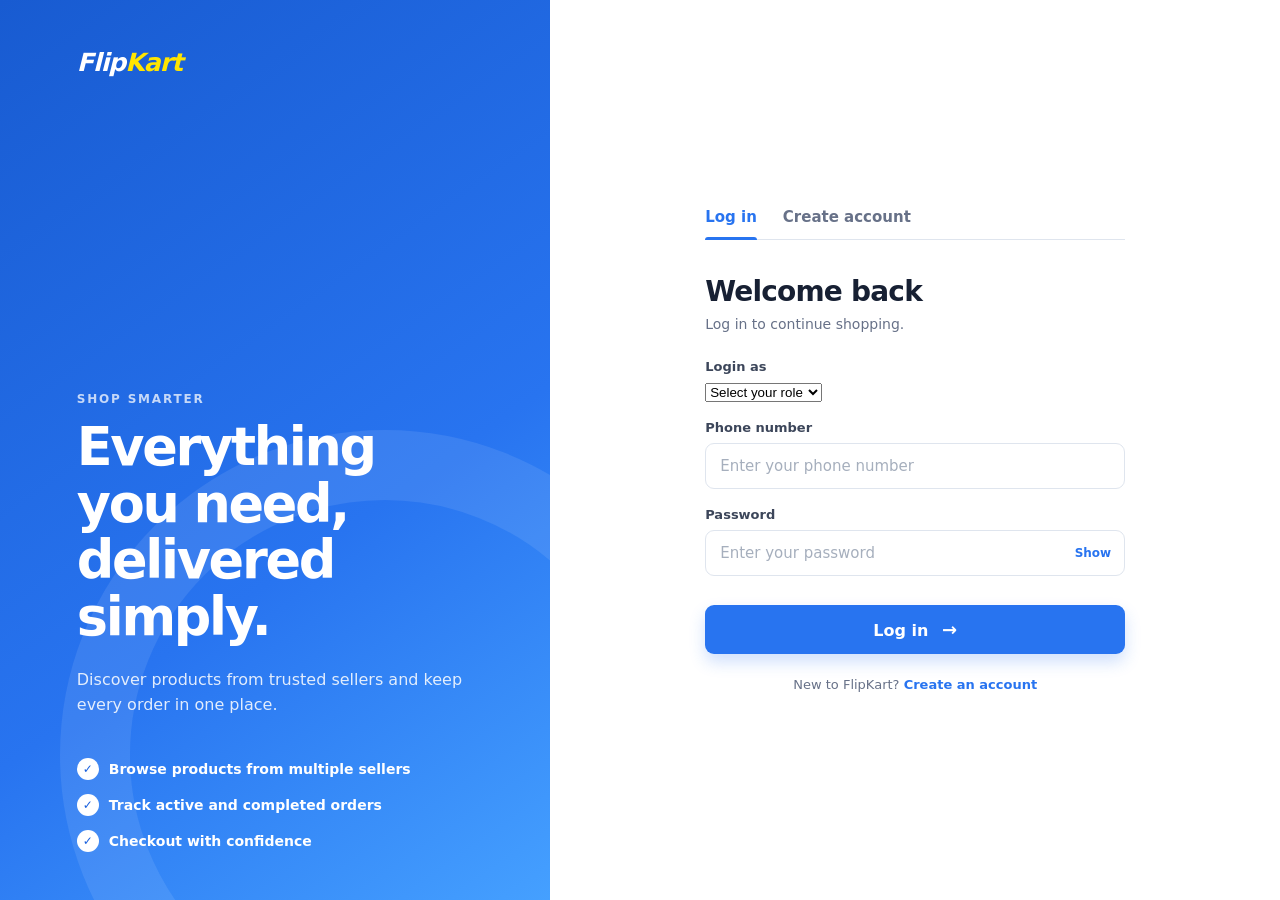
<file: src/main/webapp/index.html>
<!doctype html>
<html lang="en">
<head>
    <meta charset="UTF-8">
    <meta name="viewport" content="width=device-width, initial-scale=1.0">
    <meta name="theme-color" content="#2874f0">
    <title>FlipKart | Welcome</title>
    <link rel="stylesheet" href="assets/css/auth.css">
</head>
<body>
<main class="auth-page">
    <section class="brand-panel" aria-label="FlipKart introduction">
        <a class="brand" href="./" aria-label="FlipKart home">Flip<span>Kart</span></a>
        <div class="brand-copy">
            <p class="eyebrow">SHOP SMARTER</p>
            <h1>Everything you need,<br>delivered simply.</h1>
            <p>Discover products from trusted sellers and keep every order in one place.</p>
        </div>
        <div class="benefits" aria-label="Shopping benefits">
            <div><span>✓</span> Browse products from multiple sellers</div>
            <div><span>✓</span> Track active and completed orders</div>
            <div><span>✓</span> Checkout with confidence</div>
        </div>
    </section>
    <section class="form-panel">
        <div class="form-shell">
            <div class="mobile-brand">Flip<span>Kart</span></div>
            <div class="tabs" role="tablist" aria-label="Authentication options">
                <button class="tab is-active" id="login-tab" type="button" role="tab" aria-selected="true" aria-controls="login-form">Log in</button>
                <button class="tab" id="register-tab" type="button" role="tab" aria-selected="false" aria-controls="register-form">Create account</button>
            </div>
            <div id="notice" class="notice" role="alert" aria-live="polite" hidden></div>
            <form id="login-form" class="auth-form" novalidate>
                <div class="heading"><h2>Welcome back</h2><p>Log in to continue shopping.</p></div>
                <label for="login-role">Login as</label>
                <select id="login-role" name="role" required>
                    <option value="">Select your role</option>
                    <option value="CUSTOMER">Customer</option>
                    <option value="VENDOR">Vendor</option>
                    <option value="DELIVERYPARTNER">Delivery partner</option>
                </select>
                <label for="login-phone">Phone number</label>
                <input id="login-phone" name="phNo" type="tel" inputmode="numeric" autocomplete="tel" placeholder="Enter your phone number" required>
                <label for="login-password">Password</label>
                <div class="password-field">
                    <input id="login-password" name="password" type="password" autocomplete="current-password" placeholder="Enter your password" required>
                    <button class="show-password" type="button" data-toggle-field="login" aria-label="Show password">Show</button>
                </div>
                <button class="submit-button" type="submit">Log in <span aria-hidden="true">→</span></button>
                <p class="switch-copy">New to FlipKart? <button class="text-button" type="button" data-show-form="register">Create an account</button></p>
            </form>
            <form id="register-form" class="auth-form" novalidate hidden>
                <div class="heading"><h2>Create your account</h2><p>Join FlipKart and start shopping today.</p></div>
                <label for="register-name">Full name</label>
                <input id="register-name" name="name" type="text" autocomplete="name" placeholder="Enter your full name" required>
                <label for="register-address">Delivery address</label>
                <textarea id="register-address" name="address" autocomplete="street-address" placeholder="Enter your delivery address" required></textarea>
                <label for="register-phone">Phone number</label>
                <input id="register-phone" name="phNo" type="tel" inputmode="numeric" autocomplete="tel" placeholder="Enter your phone number" required>
                <label for="register-password">Password</label>
                <div class="password-field">
                    <input id="register-password" name="password" type="password" autocomplete="new-password" minlength="6" placeholder="Create a password (at least 6 characters)" required>
                    <button class="show-password" type="button" data-toggle-field="register" aria-label="Show password">Show</button>
                </div>
                <button class="submit-button" type="submit">Create account <span aria-hidden="true">→</span></button>
                <p class="switch-copy">Already have an account? <button class="text-button" type="button" data-show-form="login">Log in</button></p>
            </form>
        </div>
    </section>
</main>
<script src="assets/js/auth.js?v=20260922-2"></script>
</body>
</html>
</file>
<file: src/main/webapp/assets/css/auth.css>
:root { --blue: #2874f0; --ink: #172033; --muted: #677188; --line: #dfe5ee; --surface: #fff; }
* { box-sizing: border-box; }
body { margin: 0; min-width: 320px; color: var(--ink); font-family: Inter, ui-sans-serif, system-ui, -apple-system, BlinkMacSystemFont, "Segoe UI", sans-serif; background: #f7f9fc; }
button, input, textarea { font: inherit; }
button { cursor: pointer; }
.auth-page { display: grid; min-height: 100vh; grid-template-columns: minmax(360px, 43%) 1fr; }
.brand-panel { position: relative; overflow: hidden; display: flex; flex-direction: column; padding: 48px clamp(34px, 6vw, 92px); color: #fff; background: linear-gradient(145deg, #185bd1, #2874f0 60%, #45a0ff); }
.brand-panel::after { position: absolute; right: -160px; bottom: -180px; width: 510px; height: 510px; border: 70px solid rgba(255,255,255,.09); border-radius: 50%; content: ""; }
.brand { z-index: 1; color: #fff; font-size: 25px; font-style: italic; font-weight: 800; letter-spacing: -.9px; text-decoration: none; }
.brand span, .mobile-brand span { color: #ffe500; }
.brand-copy { z-index: 1; margin: auto 0 40px; max-width: 520px; }
.eyebrow { margin: 0 0 13px; font-size: 12px; font-weight: 800; letter-spacing: 1.8px; opacity: .74; }
.brand-copy h1 { margin: 0; font-size: clamp(34px, 4.1vw, 55px); line-height: 1.08; letter-spacing: -2.3px; }
.brand-copy p:last-child { max-width: 390px; margin: 21px 0 0; font-size: 16px; line-height: 1.6; opacity: .86; }
.benefits { z-index: 1; display: grid; gap: 14px; font-size: 14px; font-weight: 550; }
.benefits div { display: flex; align-items: center; gap: 10px; }.benefits span { display: grid; width: 22px; height: 22px; place-items: center; border-radius: 50%; color: #1960dd; background: #fff; font-size: 12px; font-weight: 900; }
.form-panel { display: grid; place-items: center; padding: 40px 24px; background: var(--surface); }
.form-shell { width: min(100%, 420px); }.mobile-brand { display: none; color: var(--blue); font-size: 26px; font-style: italic; font-weight: 800; letter-spacing: -.9px; text-align: center; }
.tabs { display: flex; margin-bottom: 35px; border-bottom: 1px solid var(--line); gap: 26px; }.tab { position: relative; padding: 0 0 13px; border: 0; color: var(--muted); background: transparent; font-size: 15px; font-weight: 700; }.tab::after { position: absolute; right: 0; bottom: -1px; left: 0; height: 3px; border-radius: 10px 10px 0 0; background: transparent; content: ""; }.tab.is-active { color: var(--blue); }.tab.is-active::after { background: var(--blue); }
.heading { margin-bottom: 27px; }.heading h2 { margin: 0; font-size: 28px; letter-spacing: -.8px; }.heading p { margin: 8px 0 0; color: var(--muted); font-size: 14px; }
label { display: block; margin: 18px 0 8px; color: #3c465a; font-size: 13px; font-weight: 700; }
input, textarea { width: 100%; border: 1px solid var(--line); border-radius: 9px; outline: 0; padding: 13px 14px; color: var(--ink); background: #fff; font-size: 15px; transition: border .15s, box-shadow .15s; }textarea { min-height: 76px; resize: vertical; }input::placeholder, textarea::placeholder { color: #a6afbd; }input:focus, textarea:focus { border-color: var(--blue); box-shadow: 0 0 0 3px rgba(40,116,240,.13); }
.password-field { position: relative; }.password-field input { padding-right: 61px; }.show-password { position: absolute; top: 50%; right: 8px; transform: translateY(-50%); border: 0; color: var(--blue); background: transparent; font-size: 12px; font-weight: 800; }
.submit-button { width: 100%; margin-top: 29px; border: 0; border-radius: 9px; padding: 14px 18px; color: #fff; background: var(--blue); box-shadow: 0 8px 16px rgba(40,116,240,.22); font-weight: 750; transition: transform .15s, background .15s; }.submit-button:hover { background: #1764de; transform: translateY(-1px); }.submit-button:disabled { cursor: wait; opacity: .7; transform: none; }.submit-button span { margin-left: 8px; font-size: 18px; }
.switch-copy { margin: 23px 0 0; color: var(--muted); font-size: 13px; text-align: center; }.text-button { border: 0; padding: 0; color: var(--blue); background: transparent; font-size: inherit; font-weight: 800; }.notice { margin: 0 0 21px; border: 1px solid; border-radius: 8px; padding: 11px 13px; font-size: 13px; line-height: 1.4; }.notice.error { border-color: #f4c6c3; color: #a42620; background: #fff4f3; }.notice.success { border-color: #bbdfc4; color: #176b31; background: #f1fbf3; }
@media (max-width: 760px) { .auth-page { display: block; }.brand-panel { display: none; }.form-panel { min-height: 100vh; padding: 32px 22px; }.mobile-brand { display: block; margin-bottom: 42px; }.tabs { margin-bottom: 30px; } }
</file>
<file: src/main/webapp/assets/css/customer.css>
:root{--blue:#2874f0;--ink:#172033;--muted:#69758a;--line:#e3e8f0;--soft:#f7f9fc;--green:#147a42}*{box-sizing:border-box}body{margin:0;min-width:320px;color:var(--ink);background:var(--soft);font-family:Inter,ui-sans-serif,system-ui,-apple-system,BlinkMacSystemFont,"Segoe UI",sans-serif}button{font:inherit;cursor:pointer}.topbar{position:sticky;z-index:5;top:0;display:flex;align-items:center;gap:36px;min-height:67px;padding:0 clamp(18px,5vw,76px);border-bottom:1px solid var(--line);background:#fff}.brand{color:var(--blue);font-size:24px;font-style:italic;font-weight:850;letter-spacing:-1px;text-decoration:none}.brand span{color:#f2bb00}.topbar nav{display:flex;align-self:stretch;gap:24px}.nav-link{position:relative;border:0;padding:0;color:var(--muted);background:transparent;font-size:14px;font-weight:700}.nav-link.active{color:var(--blue)}.nav-link.active:after{position:absolute;right:0;bottom:0;left:0;height:3px;border-radius:4px 4px 0 0;background:var(--blue);content:""}.count{display:inline-grid;min-width:18px;height:18px;place-items:center;border-radius:9px;color:#fff;background:var(--blue);font-size:10px}.logout{margin-left:auto;border:1px solid var(--line);border-radius:7px;padding:8px 13px;color:#4b5870;background:#fff;font-size:13px;font-weight:700}.page{width:min(1180px,100%);margin:auto;padding:50px 28px 76px}.page-heading,.section-heading{display:flex;align-items:end;justify-content:space-between;gap:24px;margin-bottom:29px}.eyebrow{margin:0 0 7px;color:var(--blue);font-size:11px;font-weight:850;letter-spacing:1.4px}.page-heading h1,.section-heading h2{margin:0;letter-spacing:-1.2px}.page-heading h1{font-size:32px}.section-heading h2{font-size:23px}.page-heading p:last-child{margin:9px 0 0;color:var(--muted);font-size:14px}.category-grid{display:grid;grid-template-columns:repeat(auto-fill,minmax(205px,1fr));gap:16px}.category-card,.listing-card,.cart-card,.order-card,.empty-state{border:1px solid var(--line);border-radius:13px;background:#fff}.category-card{min-height:154px;padding:22px;text-align:left;transition:transform .16s,box-shadow .16s}.category-card:hover{border-color:#b9cffb;box-shadow:0 10px 26px rgba(40,116,240,.1);transform:translateY(-2px)}.category-icon{display:grid;width:38px;height:38px;place-items:center;border-radius:10px;color:var(--blue);background:#eaf2ff;font-weight:900}.category-card h3{margin:22px 0 6px;font-size:17px}.category-card p{display:-webkit-box;overflow:hidden;margin:0;color:var(--muted);font-size:13px;line-height:1.4;-webkit-line-clamp:2;-webkit-box-orient:vertical}.listings-section{margin-top:52px}.listing-grid{display:grid;grid-template-columns:repeat(auto-fill,minmax(245px,1fr));gap:16px}.listing-card{padding:21px}.listing-card h3{margin:0 0 6px;font-size:17px}.vendor{margin:0;color:var(--muted);font-size:13px}.price{margin:21px 0 4px;font-size:22px;font-weight:800;letter-spacing:-.6px}.stock{margin:0 0 17px;color:var(--green);font-size:12px;font-weight:700}.primary-button{border:0;border-radius:8px;padding:11px 16px;color:#fff;background:var(--blue);box-shadow:0 6px 13px rgba(40,116,240,.18);font-size:13px;font-weight:800}.primary-button:disabled{opacity:.55;cursor:wait}.primary-button.full{width:100%}.quiet-button{border:0;padding:7px 0;color:var(--blue);background:transparent;font-size:13px;font-weight:800}.stack,.orders{display:grid;gap:13px}.cart-card{display:flex;align-items:center;justify-content:space-between;gap:18px;padding:18px 20px}.cart-select{width:18px;height:18px;accent-color:var(--blue)}.quantity-controls{display:flex;align-items:center;gap:10px}.quantity-button{width:28px;height:28px;border:1px solid var(--line);border-radius:6px;color:var(--blue);background:#fff;font-size:18px;line-height:1}.quantity-button:disabled{opacity:.45;cursor:not-allowed}.quantity-value{min-width:18px;text-align:center;font-weight:800}.delete-cart-button{border:0;border-radius:6px;padding:7px 10px;color:#a92722;background:#fff1f0;font-size:12px;font-weight:800}.delete-cart-button:disabled{opacity:.55;cursor:wait}.cart-card h3{margin:0;font-size:16px}.cart-card p{margin:5px 0 0;color:var(--muted);font-size:13px}.item-id{color:#9aa5b5;font-size:12px}.order-card{padding:20px}.order-top{display:flex;justify-content:space-between;gap:16px;margin-bottom:14px}.order-card h3{margin:0;font-size:16px}.order-date{color:var(--muted);font-size:12px}.order-items{display:grid;gap:9px}.order-item{display:flex;justify-content:space-between;gap:16px;padding-top:9px;border-top:1px solid #eff2f6;font-size:13px}.order-item span{color:var(--muted)}.status{font-size:11px;font-weight:800;color:var(--blue)}.empty-state{padding:34px;color:var(--muted);font-size:14px;text-align:center}.subtle{color:var(--muted);font-size:13px}.toast{position:fixed;z-index:10;right:22px;bottom:22px;max-width:min(400px,calc(100% - 44px));border-radius:9px;padding:13px 16px;color:#fff;background:#172033;box-shadow:0 12px 28px rgba(15,23,42,.25);font-size:13px}.toast.error{background:#a92722}.toast.success{background:#13763f}@media(max-width:720px){.topbar{gap:17px;min-height:60px;padding:0 16px}.topbar nav{position:absolute;top:60px;right:0;left:0;justify-content:space-around;height:48px;padding:0 8px;border-bottom:1px solid var(--line);background:#fff}.nav-link{font-size:12px}.logout{padding:7px 9px;font-size:12px}.page{padding:75px 17px 50px}.page-heading{align-items:start;flex-direction:column}.page-heading h1{font-size:28px}.category-grid{grid-template-columns:repeat(2,minmax(0,1fr));gap:10px}.category-card{min-height:135px;padding:16px}.category-card h3{margin-top:15px}.listing-grid{grid-template-columns:1fr}.cart-card{align-items:flex-start;flex-direction:column}.section-heading{align-items:start}.brand{font-size:21px}}
:root{--blue:#2874f0;--ink:#172033;--muted:#69758a;--line:#e3e8f0;--soft:#f7f9fc;--green:#147a42}
.variant-details{display:grid;gap:4px;margin-top:13px;color:var(--muted);font-size:12px}.variant-details strong{color:var(--ink)}.cart-card .variant-details{margin-top:7px}
</file>
<file: src/main/webapp/assets/css/delivery.css>
:root{--blue:#2874f0;--ink:#172033;--muted:#69758a;--line:#e3e8f0;--soft:#f7f9fc;--green:#13763f;--red:#a92722}*{box-sizing:border-box}body{margin:0;min-width:320px;color:var(--ink);background:var(--soft);font-family:Inter,ui-sans-serif,system-ui,-apple-system,BlinkMacSystemFont,"Segoe UI",sans-serif}button,input,select{font:inherit}button{cursor:pointer}.topbar{position:sticky;z-index:5;top:0;display:flex;align-items:center;gap:28px;min-height:67px;padding:0 clamp(18px,5vw,76px);border-bottom:1px solid var(--line);background:#fff}.brand{color:var(--blue);font-size:24px;font-style:italic;font-weight:850;letter-spacing:-1px;text-decoration:none}.brand span{color:#f2bb00}.role-label{color:var(--muted);font-size:14px;font-weight:700}.logout{margin-left:auto;border:1px solid var(--line);border-radius:7px;padding:8px 13px;color:#4b5870;background:#fff;font-size:13px;font-weight:700}.page{width:min(1000px,100%);margin:auto;padding:50px 28px 76px}.page-heading{display:flex;align-items:end;justify-content:space-between;gap:24px;margin-bottom:29px}.eyebrow{margin:0 0 7px;color:var(--blue);font-size:11px;font-weight:850;letter-spacing:1.4px}.page-heading h1{margin:0;font-size:32px;letter-spacing:-1.2px}.page-heading p:last-child{margin:9px 0 0;color:var(--muted);font-size:14px}.secondary-button,.primary-button{border:0;border-radius:8px;padding:11px 15px;font-size:13px;font-weight:800}.secondary-button{border:1px solid var(--line);color:var(--ink);background:#fff}.primary-button{color:#fff;background:var(--blue);box-shadow:0 6px 13px rgba(40,116,240,.18)}.primary-button:disabled{opacity:.55;cursor:wait}.delivery-grid{display:grid;gap:15px}.delivery-card,.empty-state{border:1px solid var(--line);border-radius:13px;background:#fff}.delivery-card{padding:22px}.card-heading{display:flex;align-items:start;justify-content:space-between;gap:20px}.card-heading h2{margin:0;font-size:19px}.muted{margin:6px 0 0;color:var(--muted);font-size:13px}.status-badge{border-radius:999px;padding:7px 10px;font-size:11px;font-weight:850;white-space:nowrap}.status-assigned,.status-picked_up{color:#805b00;background:#fff7d6}.status-out_for_delivery{color:var(--blue);background:#eaf2ff}.status-delivered{color:var(--green);background:#e5f7ec}.status-failed{color:var(--red);background:#fff1f0}.products{display:flex;flex-wrap:wrap;gap:8px;margin:21px 0}.products span{border:1px solid var(--line);border-radius:6px;padding:7px 9px;color:var(--muted);font-size:13px}.update-row{display:flex;align-items:end;gap:13px;border-top:1px solid #eff2f6;padding-top:17px}.update-row label{display:grid;gap:7px;color:var(--muted);font-size:12px;font-weight:700}.status-select{min-width:190px;border:1px solid var(--line);border-radius:7px;padding:10px;color:var(--ink);background:#fff}.status-select:disabled{background:var(--soft)}.empty-state{padding:36px;color:var(--muted);font-size:14px;text-align:center}.toast{position:fixed;z-index:10;right:22px;bottom:22px;max-width:min(400px,calc(100% - 44px));border-radius:9px;padding:13px 16px;color:#fff;background:#172033;box-shadow:0 12px 28px rgba(15,23,42,.25);font-size:13px}.toast.error{background:var(--red)}.toast.success{background:var(--green)}@media(max-width:650px){.topbar{gap:14px;min-height:60px;padding:0 16px}.role-label{font-size:12px}.page{padding:75px 17px 50px}.page-heading{align-items:start;flex-direction:column}.page-heading h1{font-size:28px}.card-heading,.update-row{align-items:stretch;flex-direction:column}.status-select{width:100%}}
</file>
<file: src/main/webapp/assets/css/vendor.css>
:root{--blue:#2874f0;--ink:#172033;--muted:#69758a;--line:#e3e8f0;--soft:#f7f9fc;--red:#a92722}*{box-sizing:border-box}body{margin:0;min-width:320px;color:var(--ink);background:var(--soft);font-family:Inter,ui-sans-serif,system-ui,-apple-system,BlinkMacSystemFont,"Segoe UI",sans-serif}button,input{font:inherit}button{cursor:pointer}.topbar{position:sticky;z-index:5;top:0;display:flex;align-items:center;gap:36px;min-height:67px;padding:0 clamp(18px,5vw,76px);border-bottom:1px solid var(--line);background:#fff}.brand{color:var(--blue);font-size:24px;font-style:italic;font-weight:850;letter-spacing:-1px;text-decoration:none}.brand span{color:#f2bb00}.topbar nav{display:flex;align-self:stretch;gap:24px}.nav-link{position:relative;border:0;padding:0;color:var(--muted);background:transparent;font-size:14px;font-weight:700}.nav-link.active{color:var(--blue)}.nav-link.active:after{position:absolute;right:0;bottom:0;left:0;height:3px;border-radius:4px 4px 0 0;background:var(--blue);content:""}.logout{margin-left:auto;border:1px solid var(--line);border-radius:7px;padding:8px 13px;color:#4b5870;background:#fff;font-size:13px;font-weight:700}.page{width:min(1180px,100%);margin:auto;padding:50px 28px 76px}.page-heading{margin-bottom:29px}.eyebrow{margin:0 0 7px;color:var(--blue);font-size:11px;font-weight:850;letter-spacing:1.4px}.page-heading h1{margin:0;font-size:32px;letter-spacing:-1.2px}.page-heading p:last-child{margin:9px 0 0;color:var(--muted);font-size:14px}.product-form,.product-card,.order-card,.empty-state{border:1px solid var(--line);border-radius:13px;background:#fff}.product-form{margin-bottom:20px;padding:22px}.product-form h2{margin:0 0 18px;font-size:18px}.form-grid,.edit-grid{display:grid;grid-template-columns:repeat(4,1fr);align-items:end;gap:13px}label{display:grid;gap:7px;color:var(--muted);font-size:12px;font-weight:700}input{width:100%;border:1px solid var(--line);border-radius:7px;padding:10px 11px;color:var(--ink);background:#fff}.primary-button,.danger-button{border:0;border-radius:8px;padding:11px 15px;font-size:13px;font-weight:800}.primary-button{color:#fff;background:var(--blue);box-shadow:0 6px 13px rgba(40,116,240,.18)}.primary-button:disabled,.danger-button:disabled{opacity:.55;cursor:wait}.product-grid,.orders{display:grid;gap:13px}.product-card,.order-card{padding:21px}.card-heading,.order-top{display:flex;justify-content:space-between;gap:16px}.card-heading h2,.order-top h2{margin:0;font-size:18px}.vendor-name{margin:5px 0 20px;color:var(--muted);font-size:13px}.danger-button{color:var(--red);background:#fff1f0}.edit-grid{grid-template-columns:1fr 1fr auto}.order-top span,.order-details{color:var(--muted);font-size:13px}.order-details{display:flex;gap:25px;margin-top:15px}.order-details strong{color:var(--ink)}.empty-state{padding:34px;color:var(--muted);font-size:14px;text-align:center}.toast{position:fixed;z-index:10;right:22px;bottom:22px;max-width:min(400px,calc(100% - 44px));border-radius:9px;padding:13px 16px;color:#fff;background:#172033;box-shadow:0 12px 28px rgba(15,23,42,.25);font-size:13px}.toast.error{background:var(--red)}.toast.success{background:#13763f}@media(max-width:720px){.topbar{gap:17px;min-height:60px;padding:0 16px}.topbar nav{position:absolute;top:60px;right:0;left:0;justify-content:space-around;height:48px;padding:0 8px;border-bottom:1px solid var(--line);background:#fff}.nav-link{font-size:12px}.logout{padding:7px 9px;font-size:12px}.page{padding:75px 17px 50px}.page-heading h1{font-size:28px}.form-grid,.edit-grid{grid-template-columns:1fr}.order-details{align-items:flex-start;flex-direction:column;gap:8px}.card-heading{align-items:flex-start}}
:root{--blue:#2874f0;--ink:#172033;--muted:#69758a;--line:#e3e8f0;--soft:#f7f9fc;--red:#a92722}
.secondary-button,.remove-variant{border:1px solid var(--line);border-radius:8px;padding:10px 13px;color:var(--ink);background:#fff;font-size:13px;font-weight:800}.product-form>.primary-button{margin-top:15px}.variant-fields{display:grid;gap:12px;margin:17px 0 0;border:0;border-top:1px solid var(--line);padding:15px 0 0}.variant-fields legend{padding:0 8px 0 0;color:var(--ink);font-size:14px;font-weight:800}.variant-rows{display:grid;gap:10px}.variant-row{display:grid;grid-template-columns:1fr 1fr auto;align-items:end;gap:12px}.variant-row label{min-width:0}.remove-variant{color:var(--red)}
@media(max-width:720px){.variant-row{grid-template-columns:1fr}}
.variant-details{display:grid;gap:4px;margin:0 0 20px;color:var(--muted);font-size:12px}.variant-details strong{color:var(--ink)}
</file>
